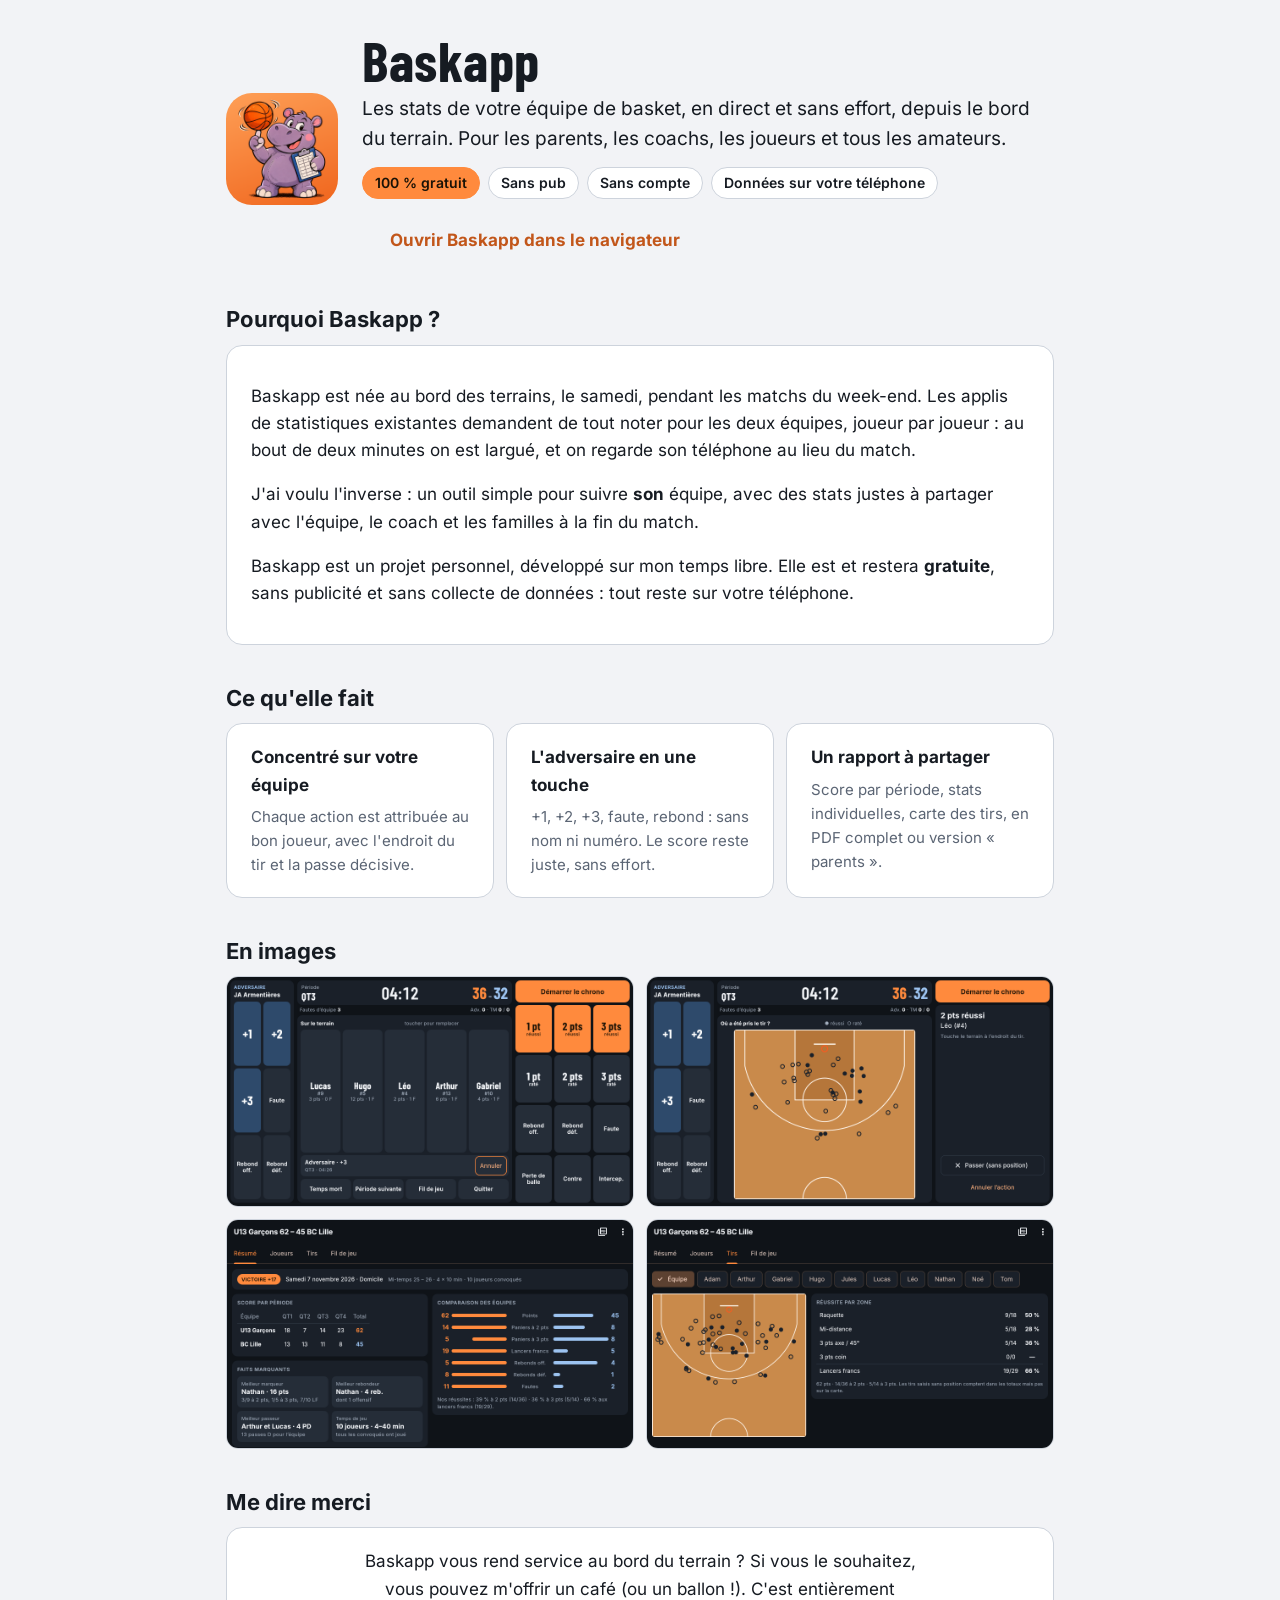
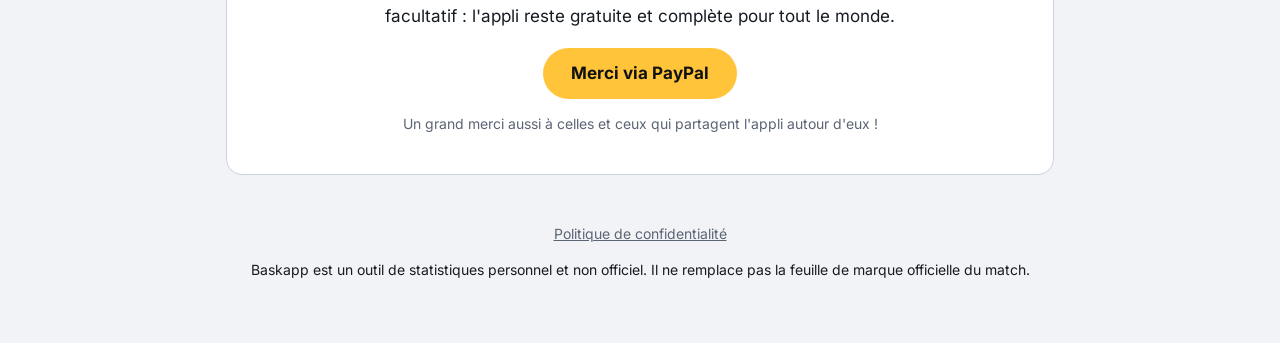
<file: index.html>
<!doctype html>
<html lang="fr">
<head>
  <meta charset="utf-8">
  <meta name="viewport" content="width=device-width, initial-scale=1">
  <title>Baskapp – Stats basket amateur</title>
  <meta name="description" content="Baskapp : les stats de votre équipe de basket amateur en direct, l'adversaire en une touche. 100 % gratuit, sans pub, sans compte.">
  <link rel="icon" href="img/icon.png">
  <link rel="stylesheet" href="style.css">
</head>
<body>
<main>
  <header class="hero">
    <img src="img/icon.png" alt="Icône de Baskapp : un hippopotame avec un ballon de basket">
    <div>
      <h1>Baskapp</h1>
      <p>Les stats de votre équipe de basket, en direct et sans effort, depuis le bord du terrain. Pour les parents, les coachs, les joueurs et tous les amateurs.</p>
      <div class="tags">
        <span class="tag strong">100 % gratuit</span>
        <span class="tag">Sans pub</span>
        <span class="tag">Sans compte</span>
        <span class="tag">Données sur votre téléphone</span>
      </div>
      <!-- Version web de l'appli : dossier app/ (voir docs/publication-web.md). -->
      <p style="margin-top:16px"><a class="btn" href="app/">Ouvrir Baskapp dans le navigateur</a></p>
    </div>
  </header>

  <!-- Texte à personnaliser : c'est ta voix, adapte-le librement. -->
  <h2>Pourquoi Baskapp ?</h2>
  <div class="card">
    <p>Baskapp est née au bord des terrains, le samedi, pendant les matchs du week-end. Les applis de statistiques existantes demandent de tout noter pour les deux équipes, joueur par joueur : au bout de deux minutes on est largué, et on regarde son téléphone au lieu du match.</p>
    <p>J'ai voulu l'inverse : un outil simple pour suivre <strong>son</strong> équipe, avec des stats justes à partager avec l'équipe, le coach et les familles à la fin du match.</p>
    <p>Baskapp est un projet personnel, développé sur mon temps libre. Elle est et restera <strong>gratuite</strong>, sans publicité et sans collecte de données : tout reste sur votre téléphone.</p>
  </div>

  <h2>Ce qu'elle fait</h2>
  <div class="points">
    <div class="card">
      <h3>Concentré sur votre équipe</h3>
      <p>Chaque action est attribuée au bon joueur, avec l'endroit du tir et la passe décisive.</p>
    </div>
    <div class="card">
      <h3>L'adversaire en une touche</h3>
      <p>+1, +2, +3, faute, rebond : sans nom ni numéro. Le score reste juste, sans effort.</p>
    </div>
    <div class="card">
      <h3>Un rapport à partager</h3>
      <p>Score par période, stats individuelles, carte des tirs, en PDF complet ou version « parents ».</p>
    </div>
  </div>

  <h2>En images</h2>
  <div class="shots">
    <img src="img/1-match.png" alt="Écran de match : score, chrono et joueurs sur le terrain" loading="lazy">
    <img src="img/2-terrain.png" alt="Saisie de la position d'un tir sur le demi-terrain" loading="lazy">
    <img src="img/4-resume.png" alt="Résumé du match après la rencontre" loading="lazy">
    <img src="img/6-tirs.png" alt="Carte des tirs et réussite par zone" loading="lazy">
  </div>

  <h2>Me dire merci</h2>
  <div class="card thanks">
    <p>Baskapp vous rend service au bord du terrain ? Si vous le souhaitez, vous pouvez m'offrir un café (ou un ballon&nbsp;!). C'est entièrement facultatif : l'appli reste gratuite et complète pour tout le monde.</p>
    <!-- Même lien que lib/core/donation_web.dart (bouton « Me dire merci » de la version web). -->
    <a class="btn btn-paypal" href="https://www.paypal.com/donate/?business=2V8N9NR5GXK68&no_recurring=0&item_name=Merci+de+m%27encourager+%C3%A0+faire+vivre+mon+appli+%3A%29+&currency_code=EUR" target="_blank" rel="noopener">
      Merci via PayPal
    </a>
    <p class="muted" style="margin-top:14px;font-size:14px">Un grand merci aussi à celles et ceux qui partagent l'appli autour d'eux&nbsp;!</p>
  </div>

  <footer>
    <p><a href="confidentialite.html">Politique de confidentialité</a></p>
    <p>Baskapp est un outil de statistiques personnel et non officiel. Il ne remplace pas la feuille de marque officielle du match.</p>
  </footer>
</main>
</body>
</html>
</file>
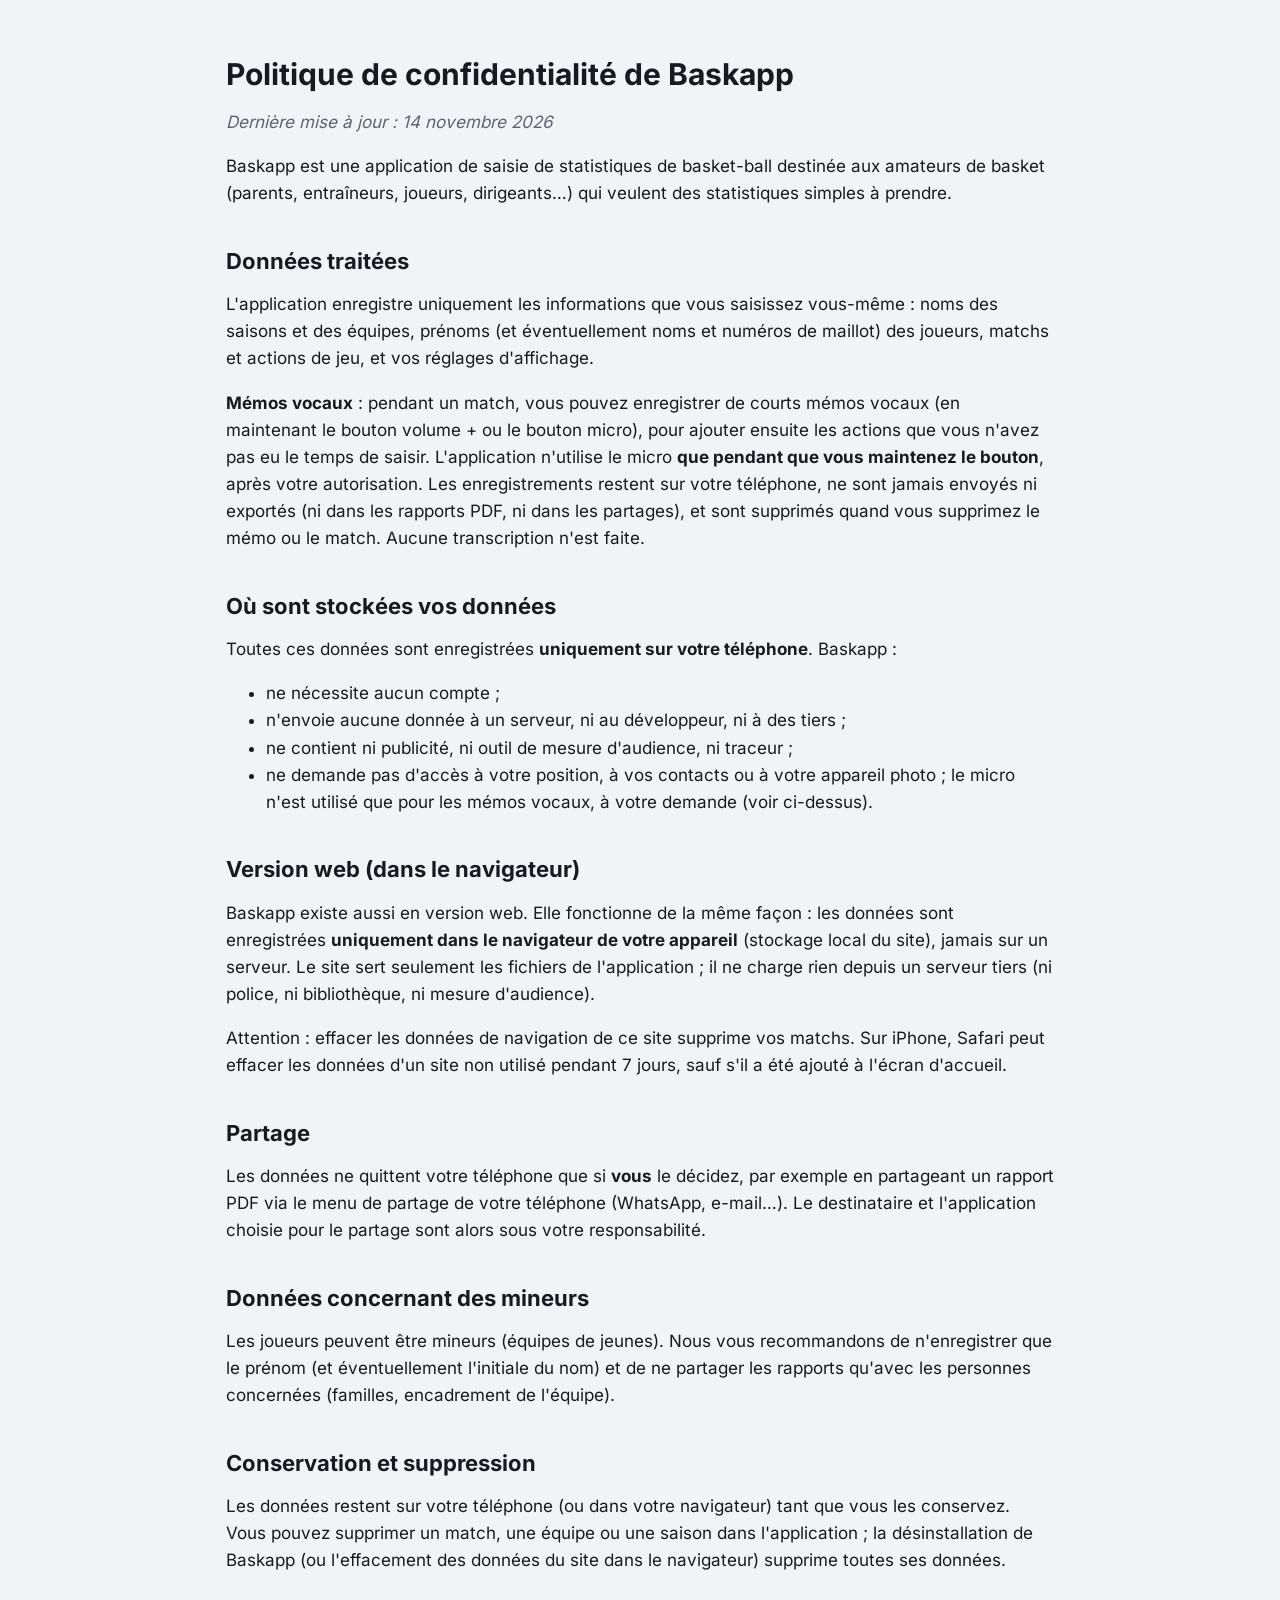
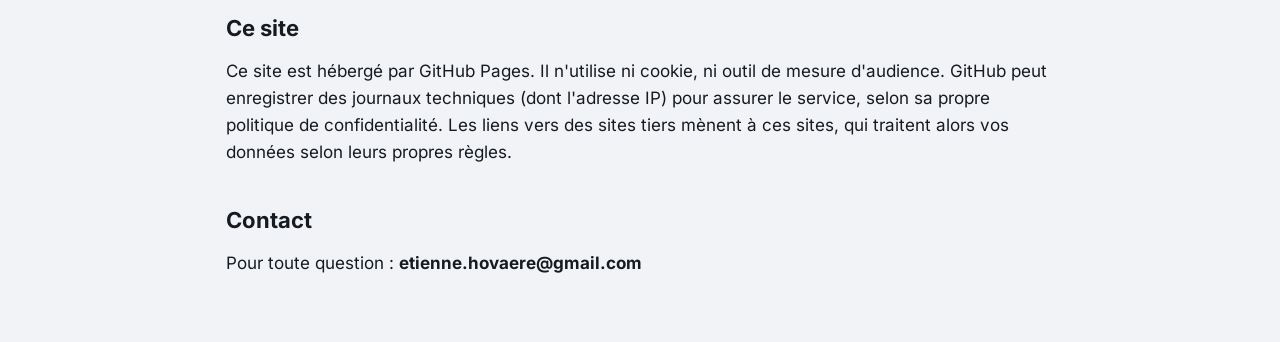
<file: confidentialite.html>
<!doctype html>
<html lang="fr">
<head>
  <meta charset="utf-8">
  <meta name="viewport" content="width=device-width, initial-scale=1">
  <title>Baskapp – Politique de confidentialité</title>
  <link rel="icon" href="img/icon.png">
  <link rel="stylesheet" href="style.css">
</head>
<body>
<main class="doc">
  <!-- Texte identique à docs/politique-de-confidentialite.md du dépôt de l'appli.
       Page liée depuis l'appli : ne pas y mettre de lien vers l'accueil ni vers le don
       (règles de paiement de Google Play). -->
  <h1>Politique de confidentialité de Baskapp</h1>
  <p class="muted"><em>Dernière mise à jour : 14 novembre 2026</em></p>

  <p>Baskapp est une application de saisie de statistiques de basket-ball destinée aux amateurs de basket (parents, entraîneurs, joueurs, dirigeants…) qui veulent des statistiques simples à prendre.</p>

  <h2>Données traitées</h2>
  <p>L'application enregistre uniquement les informations que vous saisissez vous-même : noms des saisons et des équipes, prénoms (et éventuellement noms et numéros de maillot) des joueurs, matchs et actions de jeu, et vos réglages d'affichage.</p>
  <p><strong>Mémos vocaux</strong> : pendant un match, vous pouvez enregistrer de courts mémos vocaux (en maintenant le bouton volume + ou le bouton micro), pour ajouter ensuite les actions que vous n'avez pas eu le temps de saisir. L'application n'utilise le micro <strong>que pendant que vous maintenez le bouton</strong>, après votre autorisation. Les enregistrements restent sur votre téléphone, ne sont jamais envoyés ni exportés (ni dans les rapports PDF, ni dans les partages), et sont supprimés quand vous supprimez le mémo ou le match. Aucune transcription n'est faite.</p>

  <h2>Où sont stockées vos données</h2>
  <p>Toutes ces données sont enregistrées <strong>uniquement sur votre téléphone</strong>. Baskapp :</p>
  <ul>
    <li>ne nécessite aucun compte ;</li>
    <li>n'envoie aucune donnée à un serveur, ni au développeur, ni à des tiers ;</li>
    <li>ne contient ni publicité, ni outil de mesure d'audience, ni traceur ;</li>
    <li>ne demande pas d'accès à votre position, à vos contacts ou à votre appareil photo ; le micro n'est utilisé que pour les mémos vocaux, à votre demande (voir ci-dessus).</li>
  </ul>

  <h2>Version web (dans le navigateur)</h2>
  <p>Baskapp existe aussi en version web. Elle fonctionne de la même façon : les données sont enregistrées <strong>uniquement dans le navigateur de votre appareil</strong> (stockage local du site), jamais sur un serveur. Le site sert seulement les fichiers de l'application ; il ne charge rien depuis un serveur tiers (ni police, ni bibliothèque, ni mesure d'audience).</p>
  <p>Attention : effacer les données de navigation de ce site supprime vos matchs. Sur iPhone, Safari peut effacer les données d'un site non utilisé pendant 7 jours, sauf s'il a été ajouté à l'écran d'accueil.</p>

  <h2>Partage</h2>
  <p>Les données ne quittent votre téléphone que si <strong>vous</strong> le décidez, par exemple en partageant un rapport PDF via le menu de partage de votre téléphone (WhatsApp, e-mail…). Le destinataire et l'application choisie pour le partage sont alors sous votre responsabilité.</p>

  <h2>Données concernant des mineurs</h2>
  <p>Les joueurs peuvent être mineurs (équipes de jeunes). Nous vous recommandons de n'enregistrer que le prénom (et éventuellement l'initiale du nom) et de ne partager les rapports qu'avec les personnes concernées (familles, encadrement de l'équipe).</p>

  <h2>Conservation et suppression</h2>
  <p>Les données restent sur votre téléphone (ou dans votre navigateur) tant que vous les conservez. Vous pouvez supprimer un match, une équipe ou une saison dans l'application ; la désinstallation de Baskapp (ou l'effacement des données du site dans le navigateur) supprime toutes ses données.</p>

  <h2>Ce site</h2>
  <p>Ce site est hébergé par GitHub Pages. Il n'utilise ni cookie, ni outil de mesure d'audience. GitHub peut enregistrer des journaux techniques (dont l'adresse IP) pour assurer le service, selon sa propre politique de confidentialité. Les liens vers des sites tiers mènent à ces sites, qui traitent alors vos données selon leurs propres règles.</p>

  <h2>Contact</h2>
  <!-- À remplacer : ton adresse e-mail de contact (celle de la fiche Play Store). -->
  <p>Pour toute question : <strong>etienne.hovaere@gmail.com</strong></p>

</main>
</body>
</html>
</file>
<file: style.css>
/* Site de présentation de Baskapp (GitHub Pages). Polices hébergées ici : aucun appel externe. */
@font-face { font-family: Inter; src: url(fonts/Inter-Regular.ttf); font-weight: 400; font-display: swap; }
@font-face { font-family: Inter; src: url(fonts/Inter-SemiBold.ttf); font-weight: 600; font-display: swap; }
@font-face { font-family: Inter; src: url(fonts/Inter-Bold.ttf); font-weight: 700; font-display: swap; }
@font-face { font-family: Barlow; src: url(fonts/BarlowCondensed-Bold.ttf); font-weight: 700; font-display: swap; }

:root {
  --bg: #f2f3f6;
  --panel: #ffffff;
  --line: #cdd3dc;
  --text: #161b22;
  --muted: #5b6574;
  --accent: #ff8a3d;
  --accent-text: #c2561a;
  --on-accent: #1a1206;
  --paypal: #ffc439;
}
@media (prefers-color-scheme: dark) {
  :root {
    --bg: #0f1318;
    --panel: #1a2029;
    --line: #343e4b;
    --text: #f3f5f8;
    --muted: #a3aebd;
    --accent-text: #ff8a3d;
  }
}

* { box-sizing: border-box; }
html { -webkit-text-size-adjust: 100%; }
body {
  margin: 0;
  background: var(--bg);
  color: var(--text);
  font: 400 17px/1.6 Inter, system-ui, sans-serif;
}
main { max-width: 860px; margin: 0 auto; padding: 32px 16px 48px; }
a { color: var(--accent-text); }
h1, h2 { line-height: 1.2; }
h2 { font-size: 22px; margin: 40px 0 12px; }
p, li { color: var(--text); }
.muted { color: var(--muted); }

/* En-tête */
.hero { display: flex; gap: 24px; align-items: center; }
.hero img { width: 112px; height: 112px; border-radius: 26px; flex: none; }
.hero h1 { font: 700 56px/1 Barlow, Inter, sans-serif; margin: 0 0 6px; letter-spacing: 0.5px; }
.hero p { margin: 0; font-size: 19px; }
.tags { display: flex; flex-wrap: wrap; gap: 8px; margin-top: 12px; }
.tag {
  border: 1px solid var(--line);
  background: var(--panel);
  border-radius: 999px;
  padding: 4px 12px;
  font-size: 14px;
  font-weight: 600;
}
.tag.strong { background: var(--accent); border-color: var(--accent); color: var(--on-accent); }

/* Cartes */
.card {
  background: var(--panel);
  border: 1px solid var(--line);
  border-radius: 16px;
  padding: 20px 24px;
}
.points { display: grid; grid-template-columns: repeat(auto-fit, minmax(230px, 1fr)); gap: 12px; }
.points .card h3 { margin: 0 0 6px; font-size: 17px; }
.points .card p { margin: 0; color: var(--muted); font-size: 15px; }

.shots { display: grid; grid-template-columns: repeat(auto-fit, minmax(300px, 1fr)); gap: 12px; }
.shots img { width: 100%; height: auto; border-radius: 12px; border: 1px solid var(--line); display: block; }

/* Remerciement */
.thanks { text-align: center; }
.thanks p { max-width: 560px; margin: 0 auto 18px; }
.btn {
  display: inline-flex;
  align-items: center;
  gap: 10px;
  min-height: 48px;
  padding: 12px 28px;
  border-radius: 999px;
  font-weight: 700;
  font-size: 17px;
  text-decoration: none;
}
.btn-paypal { background: var(--paypal); color: #111; }
.btn-paypal:hover { filter: brightness(0.95); }
.btn-paypal:focus-visible { outline: 3px solid var(--accent); outline-offset: 3px; }

footer { margin-top: 48px; font-size: 14px; color: var(--muted); text-align: center; }
footer a { color: var(--muted); }

/* Pages de texte (confidentialité) */
.doc h1 { font-size: 30px; margin: 24px 0 4px; }
.back { font-weight: 600; text-decoration: none; }

@media (max-width: 560px) {
  .hero { flex-direction: column; text-align: center; }
  .hero img { width: 96px; height: 96px; }
  .hero h1 { font-size: 48px; }
  .tags { justify-content: center; }
  .card { padding: 16px; }
}
</file>
